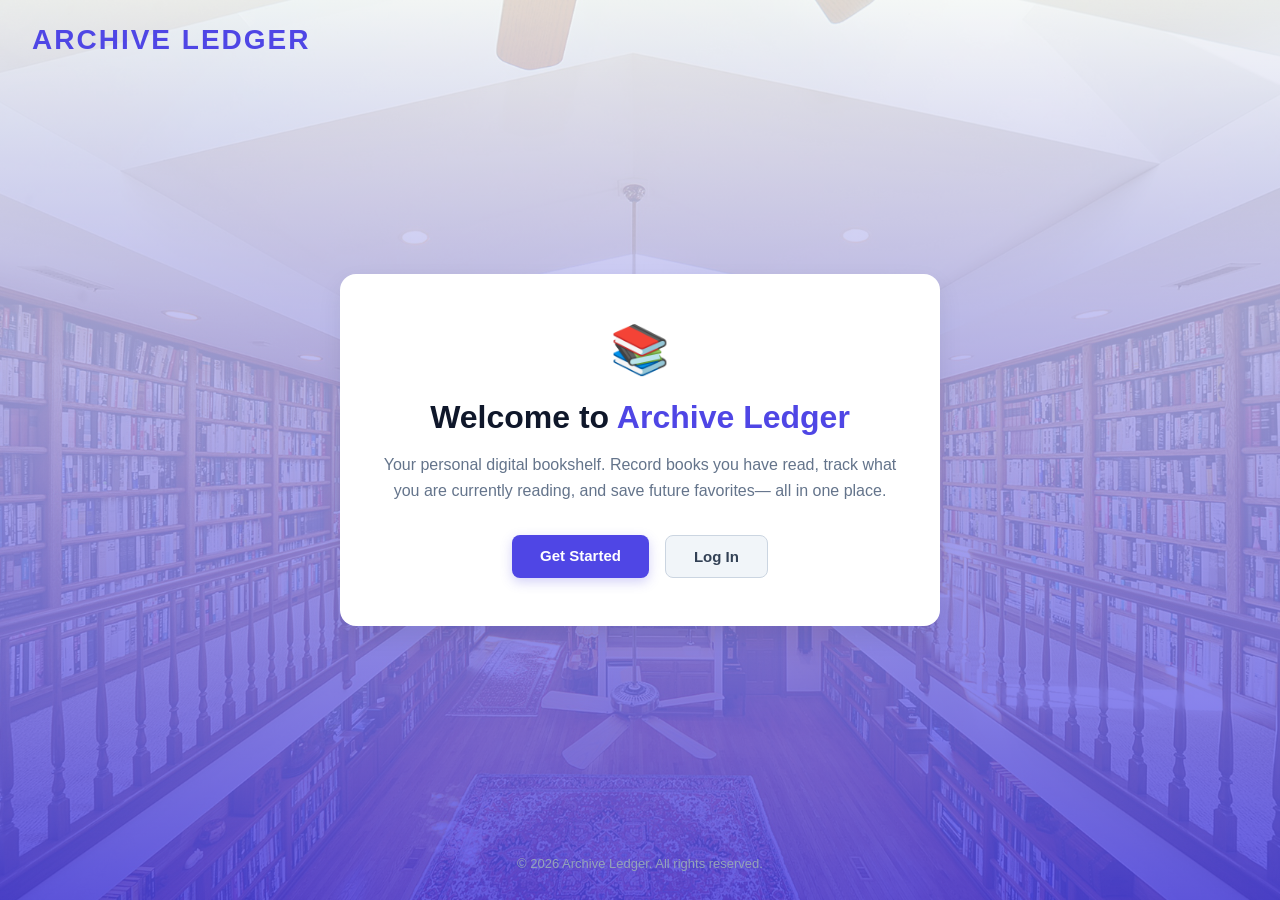
<file: index.html>
<!DOCTYPE html>
<html lang="en">
<head>
    <meta charset="UTF-8">
    <meta name="viewport" content="width=device-width, initial-scale=1.0">
    <title>The ARCHIVE LEDGER - The best way to track your reads.</title>
    <link rel="stylesheet" href="style.css">
</head>
<body class="sub-body">
    <h1 class="imagehead"><img src="7o.jpg"></h1>
    <script src="script.js"></script>
    <a href="index.html"class ="navbar">Archive Ledger</a>
    <main class="hero_container">
        <div class="hero_card">
            <div class="logo_badge">📚</div>
            
            <h1>Welcome to <span>Archive Ledger</span></h1>
            <p class="description">
                Your personal digital bookshelf. Record books you have read, track what you are currently reading, and save future favorites—  all in one place.
            </p>

            <div class="cta_group">
                <a id="sign_up" class="btn btn_primary" href="sign_up.html">Get Started</a>
                <a id="sign_in" class="btn btn_secondary" href="log_in.html">Log In</a>
            </div>
        </div>
    </main>

    <footer>
        <p>&copy; 2026 Archive Ledger. All rights reserved.</p>
    </footer>

</body>
</html>
</file>
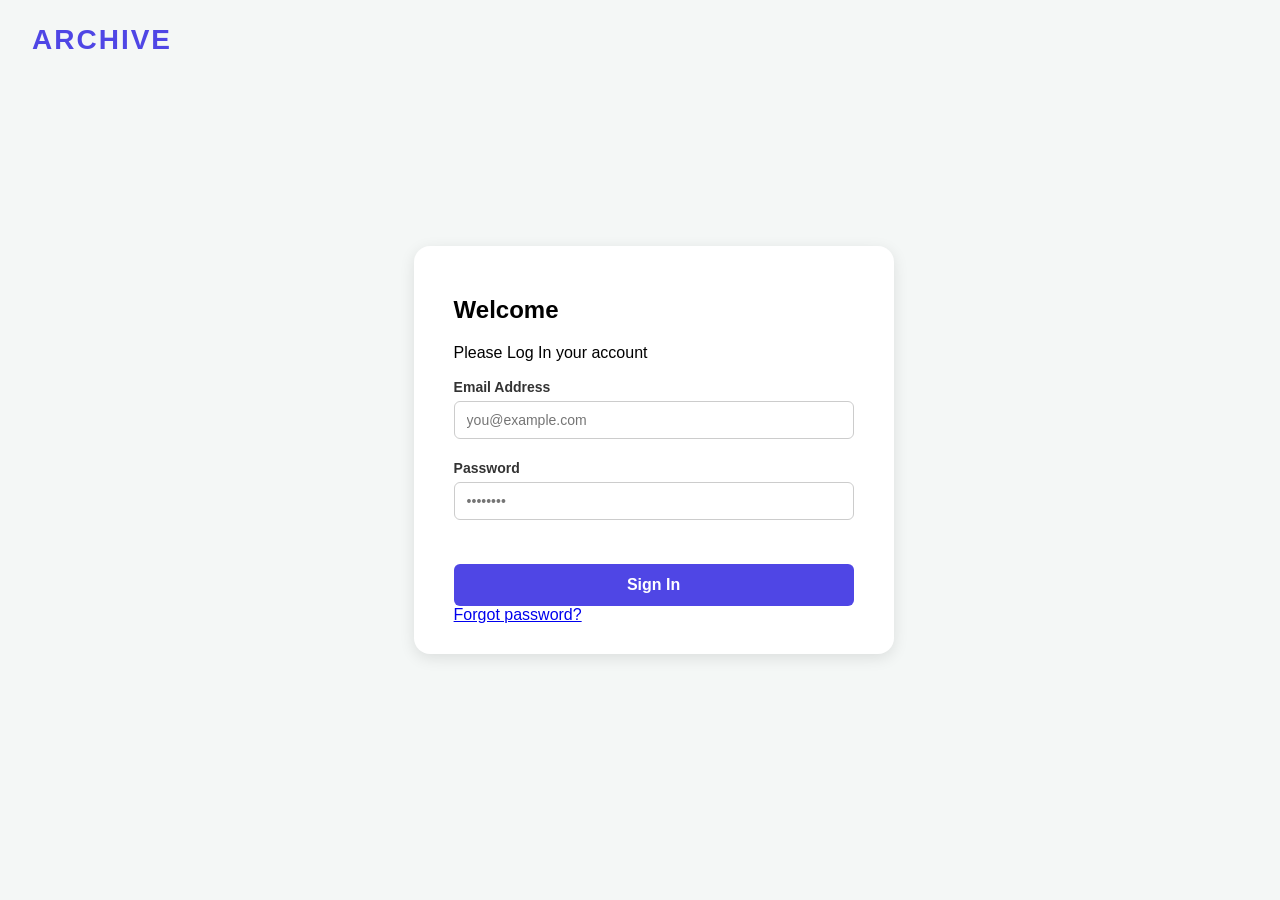
<file: sign_in.html>
<!DOCTYPE html>
<html lang="en">
<head>
    <meta charset="UTF-8">
    <meta name="viewport" content="width=device-width, initial-scale=1.0">
    <title>Sign Up - Archive</title>
    <link rel="stylesheet" href="style.css">
</head>
<body>

    <!-- Top Left Branding / Home Link -->
    <header class="top_left_brand">
        <a href="home.html" class="brand_logo">ARCHIVE</a>
    </header>

    <!-- Sign Up Form Container -->
    <main class="page_wrapper">
        <div class="sign_up_container">
            <h2>Welcome</h2>
            <p class="subtitle">Please Log In your account</p>

            <form id="form_sign_up">
                <label for="emailadd_form">Email Address</label>
                <input type="text" id="emailadd_form" name="emailadd_form" placeholder="you@example.com">

                <label for="pass_form">Password</label><br>
                <input type="password" id="pass_form" name="pass_form" placeholder="••••••••"><br>

                <input type="submit" value="Sign In">
            </form>

            <a href="sign_in.html">Forgot password?</a>
        </div>
    </main>

</body>
</html>
</file>
<file: style.css>
.navbar {
    font-size: 28px;
    font-weight: 900;
    letter-spacing: 2px;
    color: #4f46e5;
    text-decoration: none;
    text-transform: uppercase;
    transition: transform 0.2s ease, color 0.2s ease;
    position: absolute;
    top: 24px;
    left: 32px;
}

.sub-body {
    font-family: 'Segoe UI', Tahoma, Geneva, Verdana, sans-serif;
    background: linear-gradient(#f4f7f6, #4f46e5);
    display: flex;
    justify-content: center;
    align-items: center;
    height: 100vh;
    margin: 0;
    position: relative;
    overflow: hidden;
}

body {
    font-family: 'Segoe UI', Tahoma, Geneva, Verdana, sans-serif;
    background-color: #f4f7f6;
    display: flex;
    justify-content: center;
    align-items: center;
    height: 100vh;
    margin: 0;
}

.top_left_brand {
    position: absolute;
    top: 24px;
    left: 32px;
}

.brand_logo {
    font-size: 28px;
    font-weight: 900;
    letter-spacing: 2px;
    color: #4f46e5;
    text-decoration: none;
    text-transform: uppercase;
    transition: transform 0.2s ease, color 0.2s ease;
    display: inline-block;
}

.brand_logo:hover {
    color: #4338ca;
    transform: scale(1.03);
}

.sign_up_container {
    background: #ffffff;
    padding: 30px 40px;
    border-radius: 16px;
    box-shadow: 0 4px 15px rgba(0, 0, 0, 0.1);
    width: 100%;
    max-width: 400px;
}

#form_sign_up label,
#login-form label,
#signup-form label {
    box-sizing: border-box;
    width: 100%;
    font-size: 14px;
    font-weight: 600;
    color: #333333;
    display: inline-block;
    margin-bottom: 6px;
}

#form_sign_up input[type="password"],
#login-form input[type="password"],
#signup-form input[type="password"] {
    box-sizing: border-box;
    width: 100%;
    padding: 10px 12px;
    margin-bottom: 20px;
    border: 1px solid #ccc;
    border-radius: 6px;
    font-size: 14px;
    transition: border-color 0.3s ease, box-shadow 0.3s ease;
}

#form_sign_up input[type="text"],
#form_sign_up input[type="email"],
#login-form input[type="text"],
#login-form input[type="email"],
#signup-form input[type="text"],
#signup-form input[type="email"] {
    width: 100%;
    padding: 10px 12px;
    margin-bottom: 20px;
    border: 1px solid #ccc;
    border-radius: 6px;
    font-size: 14px;
    box-sizing: border-box;
    transition: border-color 0.3s ease, box-shadow 0.3s ease;
}

#form_sign_up input[type="text"]:focus,
#form_sign_up input[type="email"]:focus,
#form_sign_up input[type="password"]:focus,
#login-form input[type="text"]:focus,
#login-form input[type="email"]:focus,
#login-form input[type="password"]:focus,
#signup-form input[type="text"]:focus,
#signup-form input[type="email"]:focus,
#signup-form input[type="password"]:focus {
    border-color: #4f46e5;
    box-shadow: 0 0 5px rgba(79, 70, 229, 0.3);
    outline: none;
}

#form_sign_up input[type="submit"],
#login-form input[type="submit"],
#signup-form input[type="submit"] {
    width: 100%;
    background-color: #4f46e5;
    color: white;
    padding: 12px;
    border: none;
    border-radius: 6px;
    font-size: 16px;
    font-weight: 600;
    cursor: pointer;
    transition: background-color 0.3s ease;
    margin-top: 24px;
}

#form_sign_up input[type="submit"]:hover,
#login-form input[type="submit"]:hover,
#signup-form input[type="submit"]:hover {
    background-color: #4338ca;
}

.hero_container {
    flex: 1;
    display: flex;
    justify-content: center;
    align-items: center;
    width: 100%;
    max-width: 600px;
    z-index: 1;
}

.hero_card {
    background: #ffffff;
    padding: 48px 36px;
    border-radius: 16px;
    box-shadow: 0 10px 25px rgba(0, 0, 0, 0.08);
    text-align: center;
    width: 100%;
}

.logo_badge {
    font-size: 48px;
    margin-bottom: 16px;
}

.hero_card h1 {
    font-size: 32px;
    font-weight: 700;
    color: #0f172a;
    margin-bottom: 12px;
}

.hero_card h1 span {
    color: #4f46e5;
}

.description {
    font-size: 16px;
    line-height: 1.6;
    color: #64748b;
    margin-bottom: 32px;
}

.cta_group {
    display: flex;
    gap: 16px;
    justify-content: center;
    flex-wrap: wrap;
}

.btn {
    text-decoration: none;
    padding: 12px 28px;
    border-radius: 8px;
    font-weight: 600;
    font-size: 15px;
    transition: all 0.2s ease-in-out;
    display: inline-block;
}

.btn_primary {
    background-color: #4f46e5;
    color: #ffffff;
    box-shadow: 0 4px 12px rgba(79, 70, 229, 0.25);
}

.btn_primary:hover {
    background-color: #4338ca;
    transform: translateY(-2px);
    box-shadow: 0 6px 16px rgba(79, 70, 229, 0.35);
}

.btn_secondary {
    background-color: #f1f5f9;
    color: #334155;
    border: 1px solid #cbd5e1;
}

.btn_secondary:hover {
    background-color: #e2e8f0;
    color: #0f172a;
    transform: translateY(-2px);
}

.title-wrap {
    background-color: #4338ca;
    color: #ffffff;
    display: flex;
    align-items: center;
    justify-content: space-between;
    padding: 16px 28px;
    margin-bottom: 30px;
    border-radius: 14px;
    box-shadow: 0 4px 12px -2px rgba(67, 56, 202, 0.2);
}

footer {
    text-align: center;
    padding: 16px;
    font-size: 13px;
    color: #94a3b8;
    position: fixed;
    bottom: 0px;
    z-index: 1;
}

body.light-mode {
    background-color: #f1f5f9 !important;
    color: #0f172a !important;
}

body.light-mode .container,
body.light-mode .card,
body.light-mode form {
    background-color: #ffffff !important;
    color: #0f172a !important;
    border-color: #cbd5e1 !important;
}

body.light-mode h1, 
body.light-mode h2, 
body.light-mode h3, 
body.light-mode p, 
body.light-mode label {
    color: #0f172a !important;
}

body.light-mode input {
    background-color: #f8fafc !important;
    color: #0f172a !important;
    border: 1px solid #cbd5e1 !important;
}

.imagehead {
    position: absolute;
    top: 0;
    left: 0;
    width: 100%;
    height: 100%;
    margin: 0;
    z-index: 0;
    opacity: 0.15;
    pointer-events: none;
    overflow: hidden;
}

.imagehead img {
    width: 100%;
    height: 100%;
    object-fit: cover;
}

@media (max-width: 768px) {
    body {
        padding: 10px;
    }

    header {
        flex-direction: column;
        align-items: flex-start;
        gap: 12px;
        padding: 16px;
    }

    .brand_logo {
        padding-right: 0 !important;
        font-size: 22px;
    }

    .header-left {
        width: 100%;
        justify-content: space-between;
    }

    .layout-wrapper {
        flex-direction: column !important;
        gap: 16px;
    }

    aside.sidebar {
        width: 100% !important;
        min-height: auto !important;
    }

    .main-layout {
        width: 100% !important;
        min-height: auto !important;
    }
}
</file>
